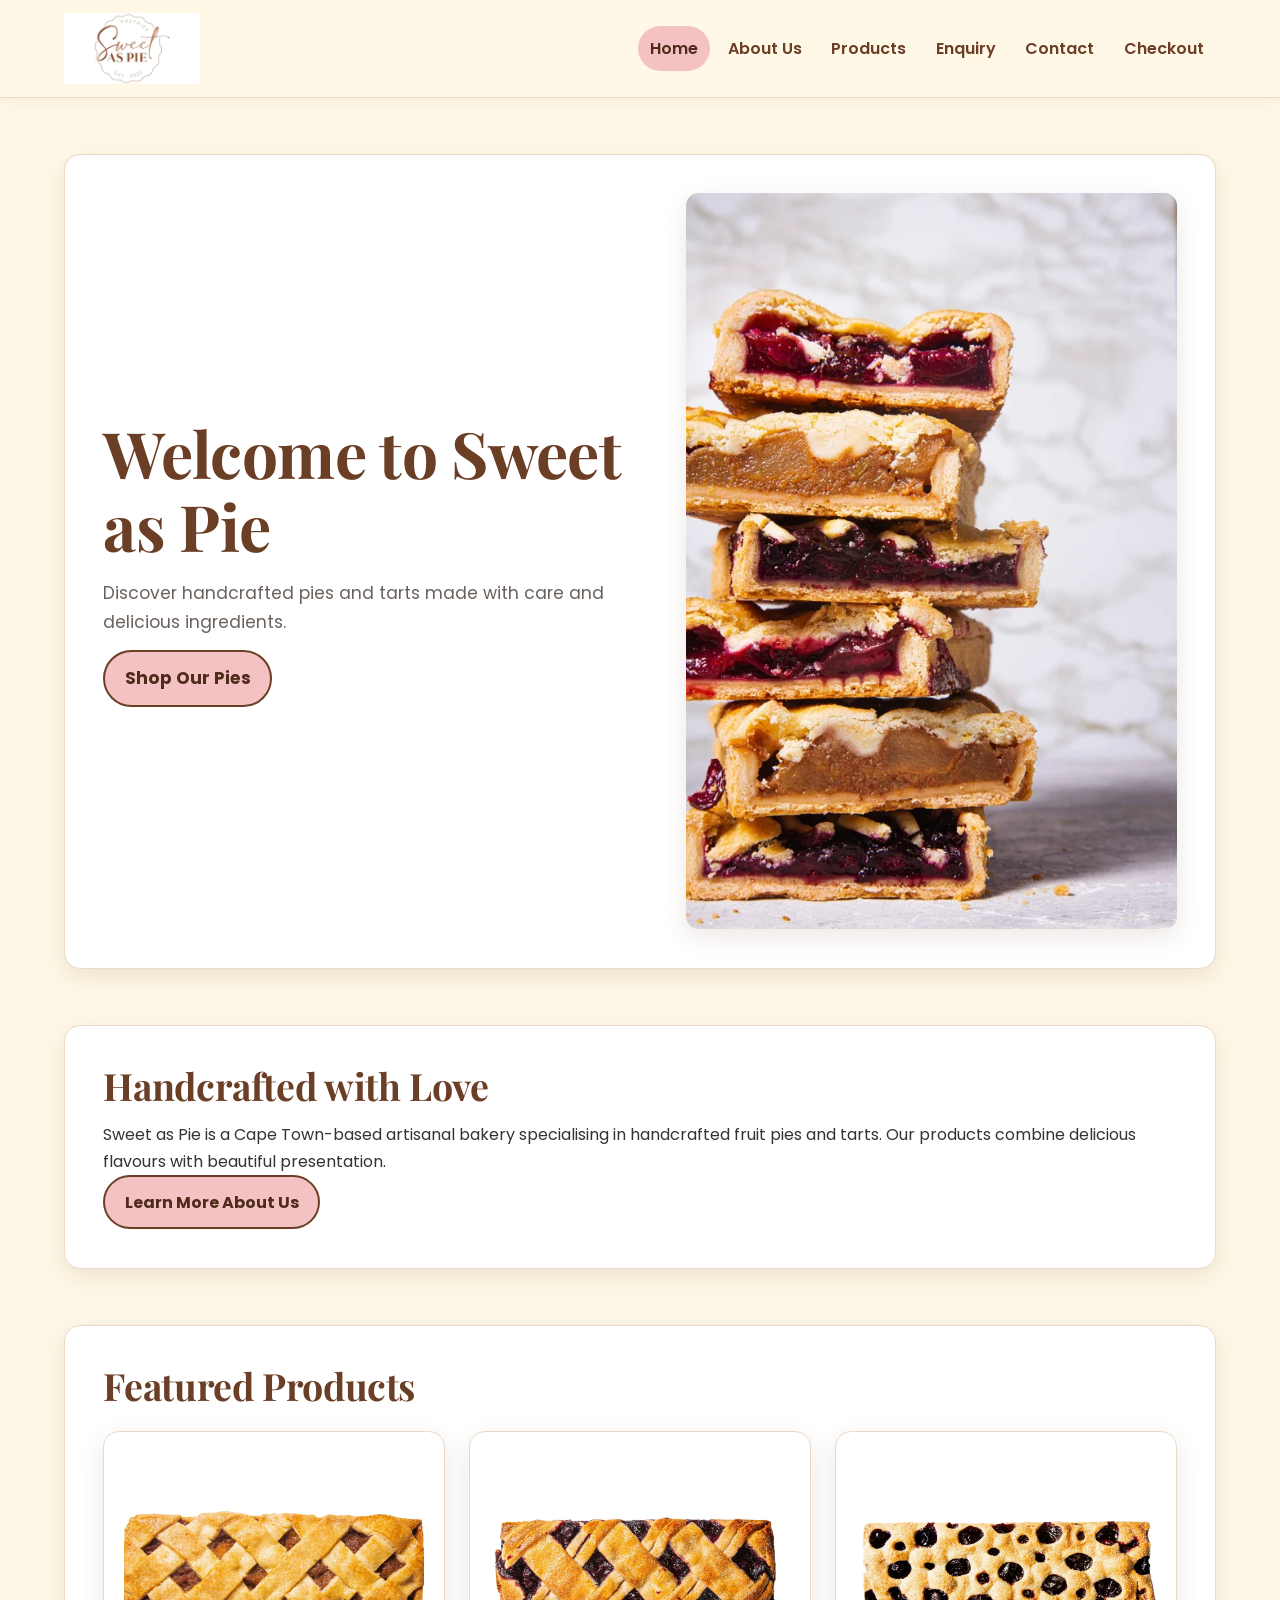
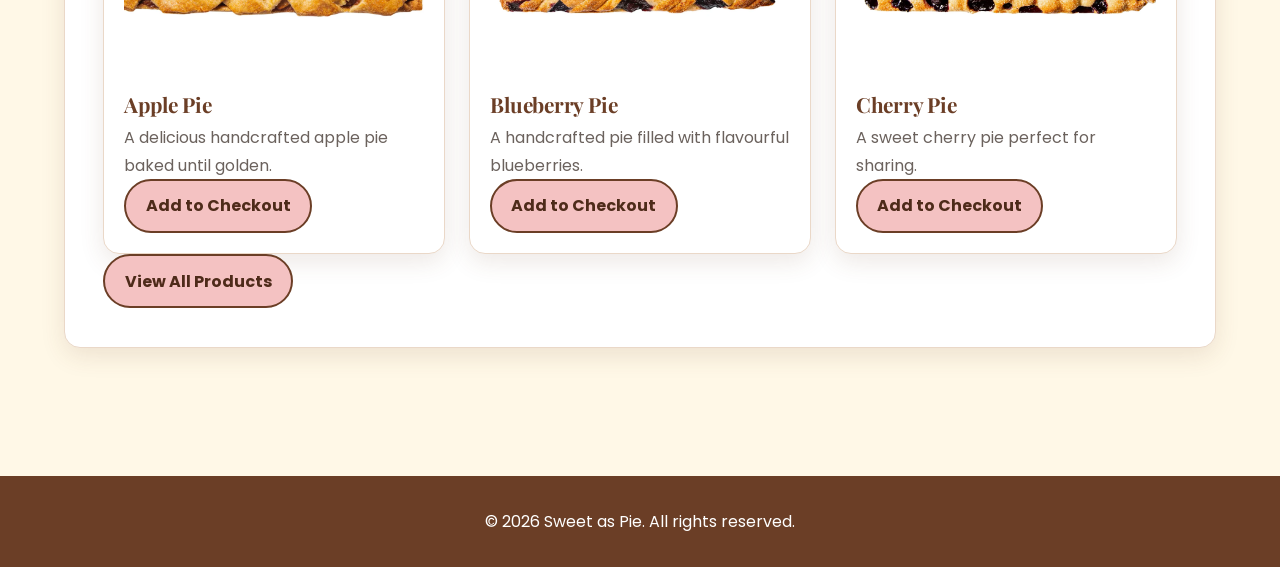
<file: Sweet as Pie/index.html>
<!DOCTYPE html>

<html lang="en">
<head>
<meta charset="utf-8"/>
<meta content="width=device-width, initial-scale=1.0" name="viewport"/>
<title>Sweet as Pie | Home</title>
<!-- Link to CSS file -->
<link href="css/style.css" rel="stylesheet"/>
</head>
<body>
<!-- Website header -->
<header>
<a href="index.html">
<img alt="Sweet as Pie logo" src="images/sweet-as-pie-banner.jpg" width="150"/>
</a>
<!-- Main navigation -->
<nav>
<a aria-current="page" href="index.html">Home</a>
<a href="about.html">About Us</a>
<a href="products.html">Products</a>
<a href="enquiry.html">Enquiry</a>
<a href="contact.html">Contact</a>
<a href="checkout.html">Checkout</a>
</nav>
</header>
<main>
<!-- Hero section -->
<section class="hero"><div class="hero-copy">
<h1>Welcome to Sweet as Pie</h1>
<p>
                Discover handcrafted pies and tarts made with care
                and delicious ingredients.
            </p>
<p>
<a class="button" href="products.html">Shop Our Pies</a>
</p>
</div>
<div class="hero-media">
<img src="images/hero-image.jpg"
     alt="Selection of Sweet as Pie handcrafted pies"
     class="responsive-image">
</div>
</section>
<!-- Introduction -->
<section>
<h2>Handcrafted with Love</h2>
<p>
                Sweet as Pie is a Cape Town-based artisanal bakery
                specialising in handcrafted fruit pies and tarts.
                Our products combine delicious flavours with beautiful
                presentation.
            </p>
<a class="button" href="about.html">Learn More About Us</a>
</section>
<!-- Featured products -->
<section>
<h2>Featured Products</h2>
<div class="product-grid"><article class="product-card">
<img src="images/apple-pie.jpg" alt="Handcrafted Apple Pie">
    <h3>Apple Pie</h3>
<p>
                    A delicious handcrafted apple pie baked until golden.
                </p>
<button class="button" data-add-product="apple" type="button">Add to Checkout</button></article><article class="product-card">
<img src="images/blueberry-pie.jpg" alt="Handcrafted Blueberry Pie">
    <h3>Blueberry Pie</h3>
<p>
                    A handcrafted pie filled with flavourful blueberries.
                </p>
<button class="button" data-add-product="blueberry" type="button">Add to Checkout</button></article><article class="product-card">
<img src="images/cherry-pie.jpg" alt="Handcrafted Cherry Pie">
    <h3>Cherry Pie</h3>
<p>
                    A sweet cherry pie perfect for sharing.
                </p>
<button class="button" data-add-product="cherry" type="button">Add to Checkout</button></article></div><a class="button" href="products.html">View All Products</a>
</section>
</main>
<!-- Website footer -->
<footer>
<p>© 2026 Sweet as Pie. All rights reserved.</p>
</footer>
<script src="js/script.js"></script>
</body>
</html>
</file>
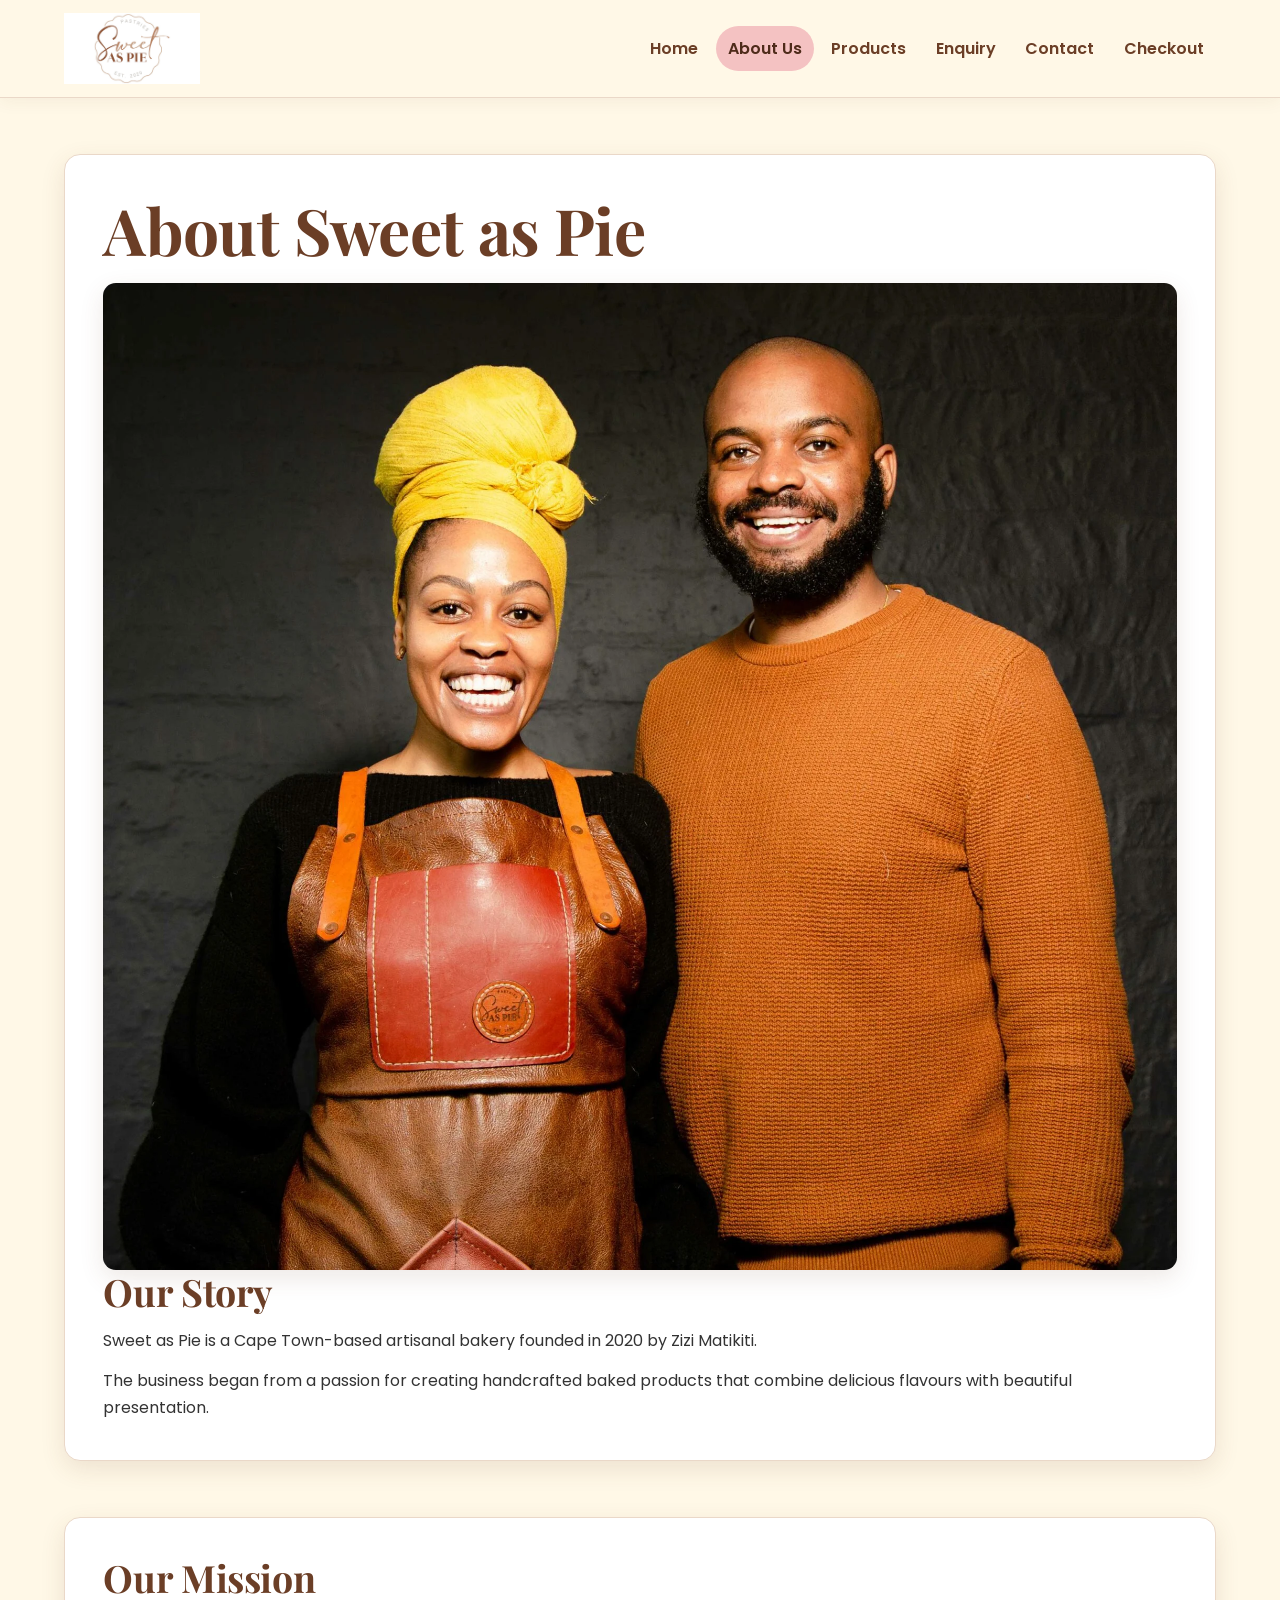
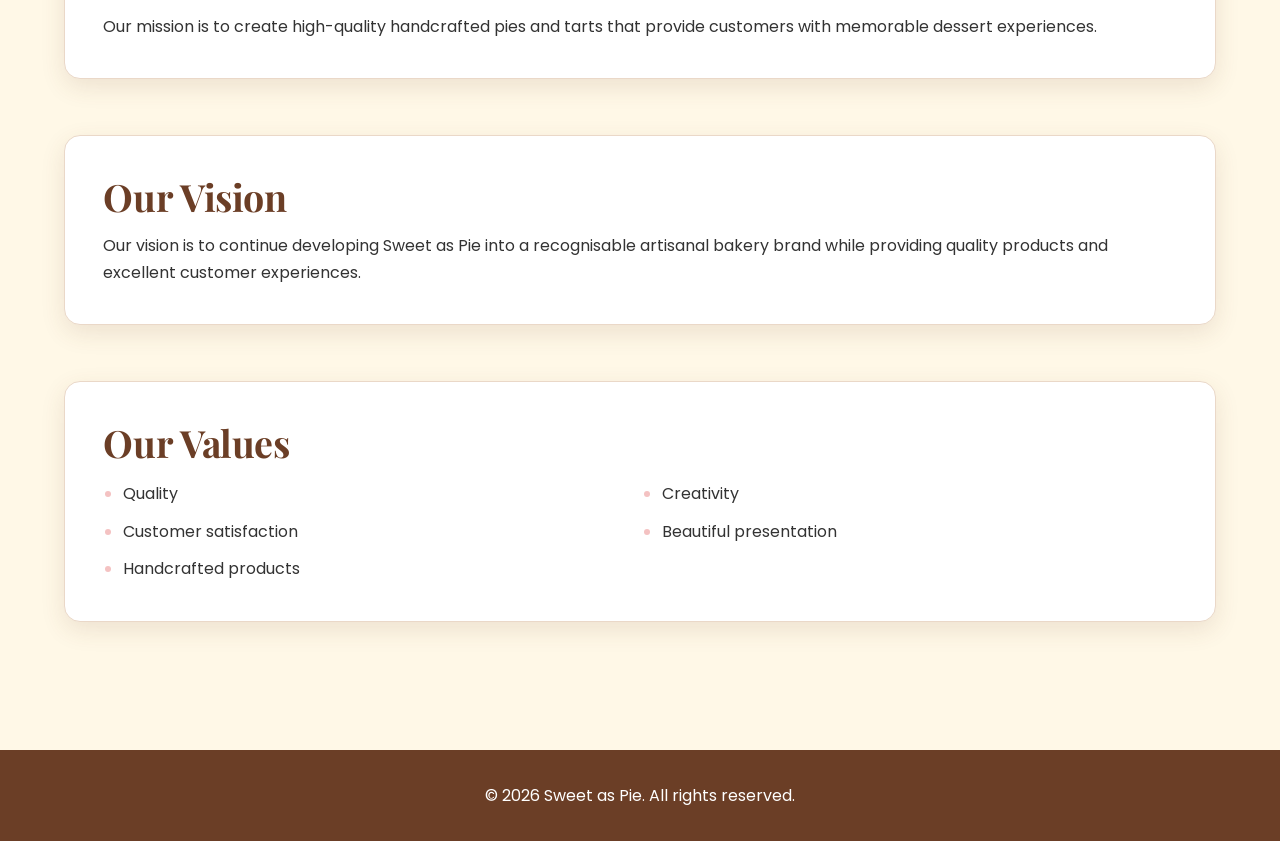
<file: Sweet as Pie/about.html>
<!DOCTYPE html>

<html lang="en">
<head>
<meta charset="utf-8"/>
<meta content="width=device-width, initial-scale=1.0" name="viewport"/>
<title>Sweet as Pie | About Us</title>
<link href="css/style.css" rel="stylesheet"/>
</head>
<body>
<!-- Website header -->
<header>
<a href="index.html">
<img alt="Sweet as Pie logo" src="images/sweet-as-pie-banner.jpg" width="150"/>
</a>
<!-- Main navigation -->
<nav>
    <a href="index.html">Home</a>
    <a aria-current="page" href="about.html">About Us</a>
    <a href="products.html">Products</a>
    <a href="enquiry.html">Enquiry</a>
    <a href="contact.html">Contact</a>
    <a href="checkout.html">Checkout</a>
</nav>
</header>
<main>
<!-- About Sweet as Pie -->
<section>
<h1>About Sweet as Pie</h1>
<img src="images/about-image.jpg" alt="Sweet as Pie founders" class="about-image">
<h2>Our Story</h2>
<p>
                Sweet as Pie is a Cape Town-based artisanal bakery
                founded in 2020 by Zizi Matikiti.
            </p>
<p>
                The business began from a passion for creating
                handcrafted baked products that combine delicious
                flavours with beautiful presentation.
            </p>
</section>
<!-- Mission -->
<section>
<h2>Our Mission</h2>
<p>
                Our mission is to create high-quality handcrafted
                pies and tarts that provide customers with memorable
                dessert experiences.
            </p>
</section>
<!-- Vision -->
<section>
<h2>Our Vision</h2>
<p>
                Our vision is to continue developing Sweet as Pie
                into a recognisable artisanal bakery brand while
                providing quality products and excellent customer
                experiences.
            </p>
</section>
<!-- Values -->
<section>
<h2>Our Values</h2>
<ul class="values-list">
<li>Quality</li>
<li>Creativity</li>
<li>Customer satisfaction</li>
<li>Beautiful presentation</li>
<li>Handcrafted products</li>
</ul>
</section>
</main>
<footer>
<p>© 2026 Sweet as Pie. All rights reserved.</p>
</footer>
<script src="js/script.js"></script>
</body>
</html>
</file>
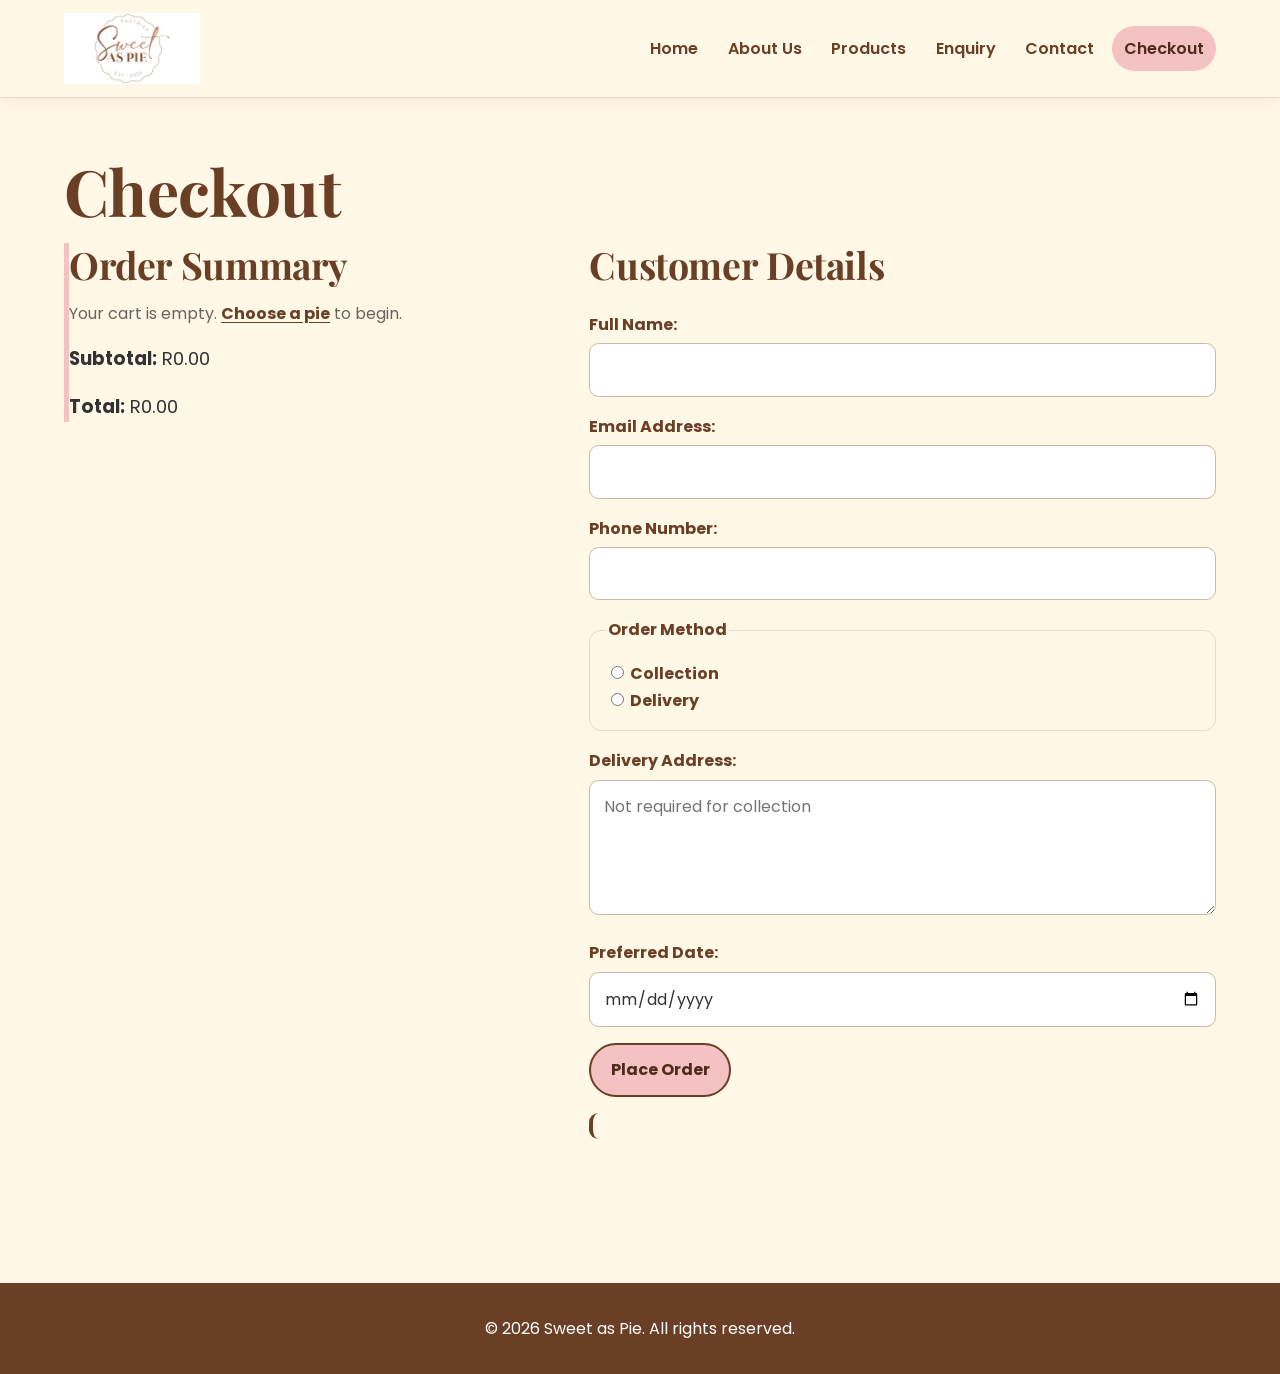
<file: Sweet as Pie/checkout.html>
<!DOCTYPE html>

<html lang="en">
<head>
<meta charset="utf-8"/>
<meta content="width=device-width, initial-scale=1.0" name="viewport"/>
<title>Sweet as Pie | Checkout</title>
<link href="css/style.css" rel="stylesheet"/>
</head>
<body>
<header>
<a href="index.html">
<img alt="Sweet as Pie logo" src="images/sweet-as-pie-banner.jpg" width="150"/>
</a>
<!-- Main navigation -->
<nav>
<a href="index.html">Home</a>
<a href="about.html">About Us</a>
<a href="products.html">Products</a>
<a href="enquiry.html">Enquiry</a>
<a href="contact.html">Contact</a>
<a aria-current="page" href="checkout.html">Checkout</a>
</nav>
</header>
<main><h1>Checkout</h1><div class="checkout-grid"><section class="order-summary"><h2>Order Summary</h2><div id="cartItems"></div><p class="summary-total"><strong>Subtotal:</strong> <span id="subtotal">R0.00</span></p><p class="summary-total"><strong>Total:</strong> <span id="total">R0.00</span></p></section><section><h2>Customer Details</h2><form id="checkoutForm">
<p><label for="checkoutName">Full Name:</label><input autocomplete="name" id="checkoutName" name="checkoutName" required="" type="text"/></p>
<p><label for="checkoutEmail">Email Address:</label><input autocomplete="email" id="checkoutEmail" name="checkoutEmail" required="" type="email"/></p>
<p><label for="checkoutPhone">Phone Number:</label><input autocomplete="tel" id="checkoutPhone" name="checkoutPhone" required="" type="tel"/></p>
<fieldset><legend>Order Method</legend><input id="collection" name="orderMethod" required="" type="radio" value="collection"/><label for="collection">Collection</label><br/><input id="delivery" name="orderMethod" type="radio" value="delivery"/><label for="delivery">Delivery</label></fieldset>
<p><label for="address">Delivery Address:</label><textarea id="address" name="address" rows="4"></textarea></p>
<p><label for="orderDate">Preferred Date:</label><input id="orderDate" name="orderDate" required="" type="date"/></p>
<button type="submit">Place Order</button><p aria-live="polite" class="form-status" id="checkoutStatus"></p>
</form></section></div></main>
<footer>
<p>© 2026 Sweet as Pie. All rights reserved.</p>
</footer>
<script src="js/script.js"></script>
</body>
</html>
</file>
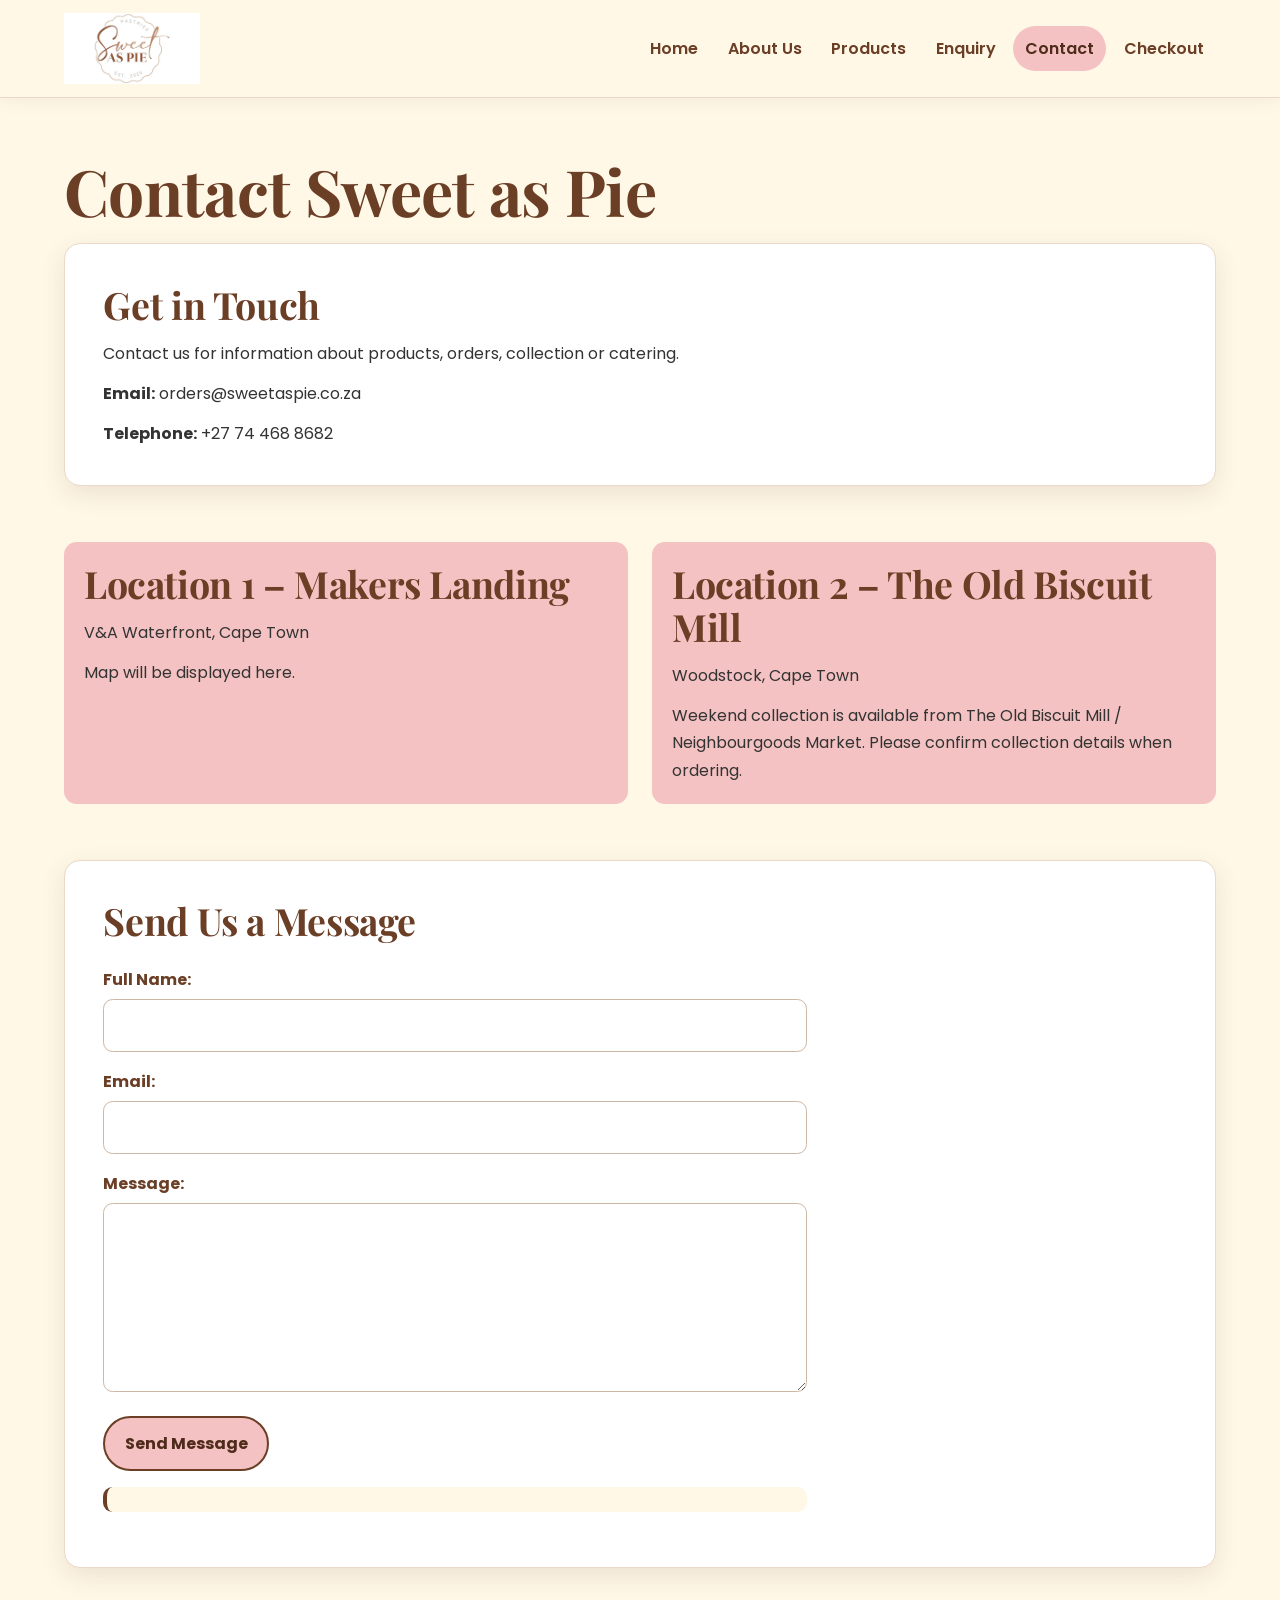
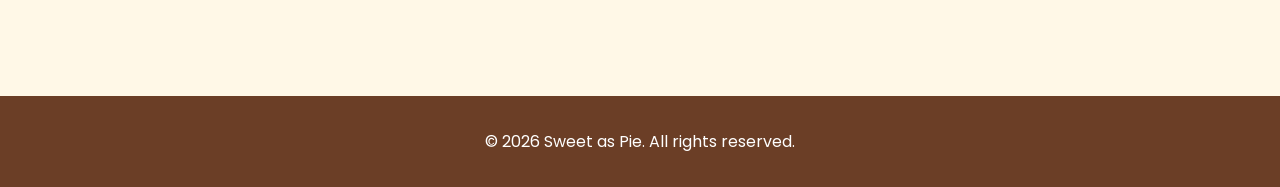
<file: Sweet as Pie/contact.html>
<!DOCTYPE html>

<html lang="en">
<head>
<meta charset="utf-8"/>
<meta content="width=device-width, initial-scale=1.0" name="viewport"/>
<title>Sweet as Pie | Contact</title>
<link href="css/style.css" rel="stylesheet"/>
</head>
<body>
<header>
<a href="index.html">
<img alt="Sweet as Pie logo" src="images/sweet-as-pie-banner.jpg" width="150"/>
</a>
<!-- Main navigation -->
<nav>
    <a href="index.html">Home</a>
    <a href="about.html">About Us</a>
    <a href="products.html">Products</a>
    <a href="enquiry.html">Enquiry</a>
    <a aria-current="page" href="contact.html">Contact</a>
    <a href="checkout.html">Checkout</a>
</nav>
</header>
<main>
<h1>Contact Sweet as Pie</h1>
<!-- Contact information -->
<section>
<h2>Get in Touch</h2>
<p>
                Contact us for information about products,
                orders, collection or catering.
            </p>
<p>
<strong>Email:</strong>
                orders@sweetaspie.co.za
            </p>
<p>
<strong>Telephone:</strong>
                +27 74 468 8682
            </p>
</section><div class="location-grid"><section class="location-card">
<h2>Location 1 – Makers Landing</h2>
<p>
                V&amp;A Waterfront, Cape Town
            </p>
<!-- Google Map can be embedded here later -->
<p>Map will be displayed here.</p>
</section><section class="location-card">
<h2>Location 2 – The Old Biscuit Mill</h2>
<p>Woodstock, Cape Town</p>
<p>Weekend collection is available from The Old Biscuit Mill / Neighbourgoods Market. Please confirm collection details when ordering.</p>
</section></div>
<!-- Location 1 -->
<!-- Location 2 -->
<!-- Contact form -->
<section>
<h2>Send Us a Message</h2>
<form data-demo-form="true" data-success="Thank you. Your message has been captured successfully for this prototype.">
<p>
<label for="contactName">
                        Full Name:
                    </label><br/>
<input id="contactName" name="contactName" required="" type="text"/>
</p>
<p>
<label for="contactEmail">
                        Email:
                    </label><br/>
<input id="contactEmail" name="contactEmail" required="" type="email"/>
</p>
<p>
<label for="contactMessage">
                        Message:
                    </label><br/>
<textarea cols="40" id="contactMessage" name="contactMessage" required="" rows="6"></textarea>
</p>
<button type="submit">
                    Send Message
                </button>
<p aria-live="polite" class="form-status"></p></form>
</section>
</main>
<footer>
<p>© 2026 Sweet as Pie. All rights reserved.</p>
</footer>
<script src="js/script.js"></script>
</body>
</html>
</file>
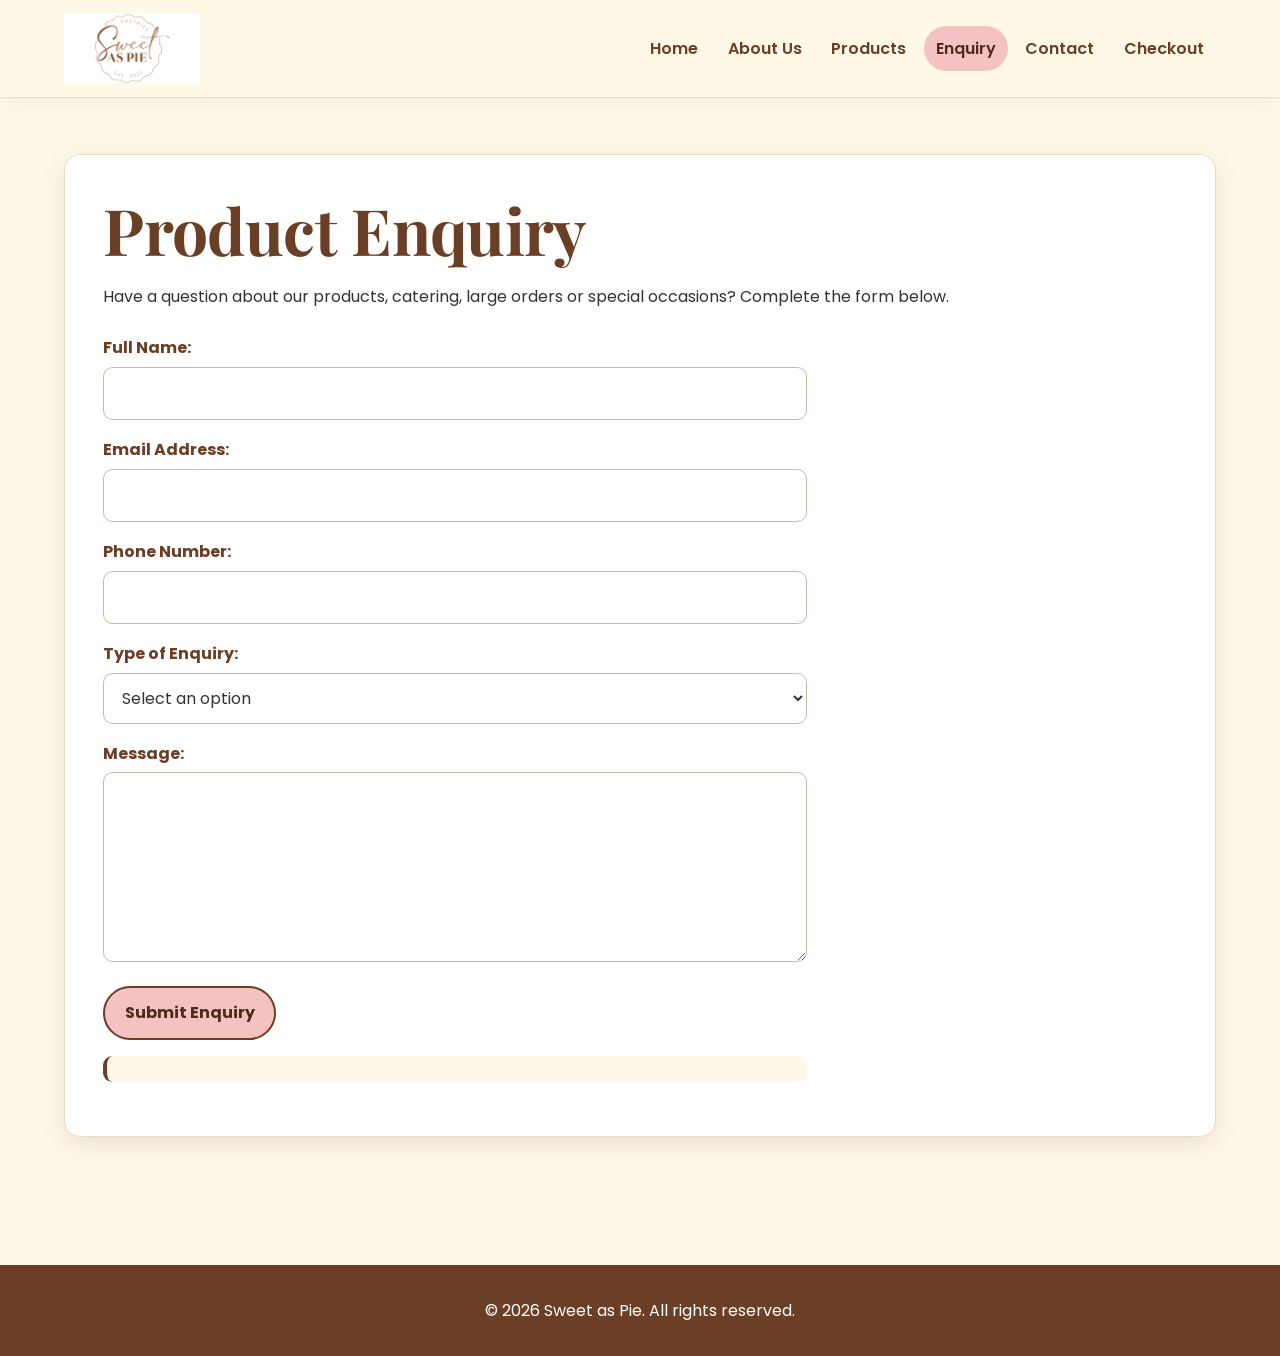
<file: Sweet as Pie/enquiry.html>
<!DOCTYPE html>

<html lang="en">
<head>
<meta charset="utf-8"/>
<meta content="width=device-width, initial-scale=1.0" name="viewport"/>
<title>Sweet as Pie | Enquiry</title>
<link href="css/style.css" rel="stylesheet"/>
</head>
<body>
<header>
<a href="index.html">
<img alt="Sweet as Pie logo" src="images/sweet-as-pie-banner.jpg" width="150"/>
</a>
<!-- Main navigation -->
<nav>
    <a href="index.html">Home</a>
    <a href="about.html">About Us</a>
    <a href="products.html">Products</a>
    <a aria-current="page" href="enquiry.html">Enquiry</a>
    <a href="contact.html">Contact</a>
    <a href="checkout.html">Checkout</a>
</nav>
</header>
<main>
<section>
<h1>Product Enquiry</h1>
<p>
                Have a question about our products, catering,
                large orders or special occasions? Complete the
                form below.
            </p>
<!-- Customer enquiry form -->
<form data-demo-form="true" data-success="Thank you. Your enquiry has been captured successfully for this prototype.">
<p>
<label for="name">Full Name:</label><br/>
<input id="name" name="name" required="" type="text"/>
</p>
<p>
<label for="email">Email Address:</label><br/>
<input id="email" name="email" required="" type="email"/>
</p>
<p>
<label for="phone">Phone Number:</label><br/>
<input id="phone" name="phone" type="tel"/>
</p>
<p>
<label for="enquiryType">
                        Type of Enquiry:
                    </label><br/>
<select id="enquiryType" name="enquiryType">
<option value="">Select an option</option>
<option value="product">
                            Product Enquiry
                        </option>
<option value="catering">
                            Catering
                        </option>
<option value="large-order">
                            Large Order
                        </option>
<option value="event">
                            Event
                        </option>
<option value="other">
                            Other
                        </option>
</select>
</p>
<p>
<label for="message">Message:</label><br/>
<textarea cols="40" id="message" name="message" required="" rows="6"></textarea>
</p>
<button type="submit">
                    Submit Enquiry
                </button>
<p aria-live="polite" class="form-status"></p></form>
</section>
</main>
<footer>
<p>© 2026 Sweet as Pie. All rights reserved.</p>
</footer>
<script src="js/script.js"></script>
</body>
</html>
</file>
<file: Sweet as Pie/css/style.css>
/* Sweet as Pie | WEDE5020 Part 2
   Proposal-aligned colour palette, desktop styling and responsive design. */
@import url('https://fonts.googleapis.com/css2?family=Playfair+Display:wght@600;700&family=Poppins:wght@400;600;700&display=swap');

*,*::before,*::after{box-sizing:border-box}html{scroll-behavior:smooth}body,h1,h2,h3,p,ul,fieldset{margin:0}ul{padding-left:1.25rem}img{display:block;max-width:100%;height:auto}button,input,select,textarea{font:inherit}
:root{--pink:#F4C2C2;--cream:#FFF8E7;--brown:#6B3E26;--brown-dark:#4e2b1a;--white:#FFFFFF;--charcoal:#333333;--muted:#6b625d;--border:#ead8c8;--shadow:0 .5rem 1.5rem rgba(107,62,38,.12);--radius:1rem;--content:72rem}
body{min-height:100vh;background:var(--cream);color:var(--charcoal);font-family:'Poppins',Arial,sans-serif;font-size:1rem;line-height:1.7}
h1,h2,h3{font-family:'Playfair Display',Georgia,serif;color:var(--brown);line-height:1.15;letter-spacing:-.01em}h1{font-size:clamp(2.2rem,5vw,4.25rem);margin-bottom:1rem}h2{font-size:clamp(1.55rem,3vw,2.35rem);margin-bottom:.85rem}h3{font-size:1.3rem;margin:1rem 0 .45rem}p+p{margin-top:.8rem}
header{position:sticky;top:0;z-index:10;display:flex;align-items:center;justify-content:space-between;gap:2rem;width:100%;padding:.8rem max(1.25rem,calc((100% - var(--content))/2));background:rgba(255,248,231,.97);border-bottom:1px solid var(--border);box-shadow:0 .25rem 1rem rgba(107,62,38,.06)}header>a{flex:0 0 auto}header>a img{width:8.5rem;max-height:4.5rem;object-fit:contain}nav{display:flex;align-items:center;justify-content:flex-end;gap:.35rem;flex-wrap:wrap}nav a{padding:.55rem .75rem;border-radius:999px;color:var(--brown);font-weight:600;text-decoration:none;transition:.2s}nav a:hover,nav a:focus-visible,nav a[aria-current="page"]{background:var(--pink);color:var(--brown-dark)}nav a:active{transform:translateY(1px)}
main{width:min(92%,var(--content));margin:0 auto;padding:3.5rem 0 4.5rem}section{margin-bottom:3.5rem}main>section,main>article{background:var(--white);border:1px solid var(--border);border-radius:var(--radius);padding:clamp(1.25rem,3vw,2.5rem);box-shadow:var(--shadow)}main>section+section,main>article+article{margin-top:1.5rem}main a:not(nav a){color:var(--brown);font-weight:700;text-underline-offset:.2rem}.hero{display:grid;grid-template-columns:1.05fr .95fr;align-items:center;gap:2.5rem}.hero-copy p{max-width:38rem;font-size:1.08rem;color:var(--muted)}.hero-media img,.about-image{width:100%;border-radius:.8rem;box-shadow:var(--shadow);object-fit:cover}
.button,button{display:inline-block;border:2px solid var(--brown);border-radius:999px;padding:.72rem 1.2rem;background:var(--pink);color:var(--brown-dark);font-weight:700;text-decoration:none;cursor:pointer;transition:.2s}.button:hover,.button:focus-visible,button:hover,button:focus-visible{background:var(--brown);border-color:var(--brown);color:var(--white);box-shadow:0 .4rem 1rem rgba(107,62,38,.18);transform:translateY(-2px)}.button:active,button:active{transform:translateY(0)}
.product-grid{display:grid;grid-template-columns:repeat(3,1fr);gap:1.5rem;margin-top:1.5rem}.product-card{overflow:hidden;background:var(--white);border:1px solid var(--border);border-radius:var(--radius);padding:1.25rem;box-shadow:var(--shadow);display:flex;flex-direction:column}.product-card img{width:100%;aspect-ratio:4/3;object-fit:cover;border-radius:.75rem}.product-card p{color:var(--muted)}.product-card strong{color:var(--brown)}.product-card .button{margin-top:auto;align-self:flex-start}.values-list{display:grid;grid-template-columns:repeat(2,minmax(0,1fr));gap:.65rem 1.5rem;margin-top:1rem}.values-list li::marker{color:var(--pink)}
form{max-width:44rem;margin-top:1.5rem}form p{margin-bottom:1rem}label,legend{color:var(--brown);font-weight:700}input,select,textarea{width:100%;margin-top:.35rem;padding:.75rem .85rem;border:1px solid #cdb7a5;border-radius:.6rem;background:#fff;color:var(--charcoal)}textarea{resize:vertical}input:focus,select:focus,textarea:focus{outline:3px solid rgba(244,194,194,.7);border-color:var(--brown)}fieldset{margin:1rem 0;padding:1rem;border:1px solid var(--border);border-radius:.75rem}fieldset input[type="radio"]{width:auto;margin-right:.35rem}.form-status{margin-top:1rem;padding:.8rem 1rem;border-radius:.6rem;background:var(--cream);border-left:.3rem solid var(--brown);font-weight:600}
.location-grid{display:grid;grid-template-columns:repeat(2,1fr);gap:1.5rem}.location-card{background:var(--pink);border-radius:.8rem;padding:1.25rem}.order-summary{border-left:.35rem solid var(--pink)}.checkout-grid{display:grid;grid-template-columns:1fr 1.25fr;gap:1.5rem;align-items:start}.cart-line{display:grid;grid-template-columns:72px 1fr auto;gap:1rem;align-items:center;padding:1rem 0;border-bottom:1px solid var(--border)}.cart-line img{width:72px;height:72px;object-fit:cover;border-radius:.6rem}.qty-control{display:flex;align-items:center;gap:.5rem}.qty-control button{padding:.25rem .65rem;min-width:2.2rem}.summary-total{font-size:1.15rem;margin-top:1rem}.empty-cart{color:var(--muted)}
footer{padding:2rem max(1.25rem,calc((100% - var(--content))/2));background:var(--brown);color:var(--white);text-align:center}a:focus-visible,button:focus-visible{outline:3px solid var(--pink);outline-offset:3px}
@media(max-width:900px){header{align-items:flex-start;flex-direction:column;gap:.65rem}nav{justify-content:flex-start;width:100%}main{width:min(94%,var(--content));padding-top:2.5rem}.hero,.checkout-grid{grid-template-columns:1fr}.product-grid{grid-template-columns:repeat(2,1fr)}.location-grid{grid-template-columns:1fr}h1{font-size:clamp(2rem,7vw,3.25rem)}}
@media(max-width:600px){body{font-size:.96rem}header{position:static;padding:.85rem 4%}header>a img{width:7rem}nav{display:grid;grid-template-columns:repeat(2,minmax(0,1fr));gap:.4rem}nav a{text-align:center;padding:.6rem .35rem;border:1px solid var(--border);background:#fff}main{width:92%;padding:1.75rem 0 3rem}main>section,main>article{padding:1.1rem}section{margin-bottom:2rem}.product-grid,.values-list{grid-template-columns:1fr}h1{font-size:clamp(1.9rem,10vw,2.65rem)}h2{font-size:clamp(1.4rem,7vw,1.9rem)}.button,button{width:100%;text-align:center}.product-card .button{align-self:stretch}.cart-line{grid-template-columns:56px 1fr}.cart-line img{width:56px;height:56px}.cart-line>.qty-control{grid-column:2}}
.responsive-image {
    width: 100%;
    height: auto;
    display: block;
}
</file>
